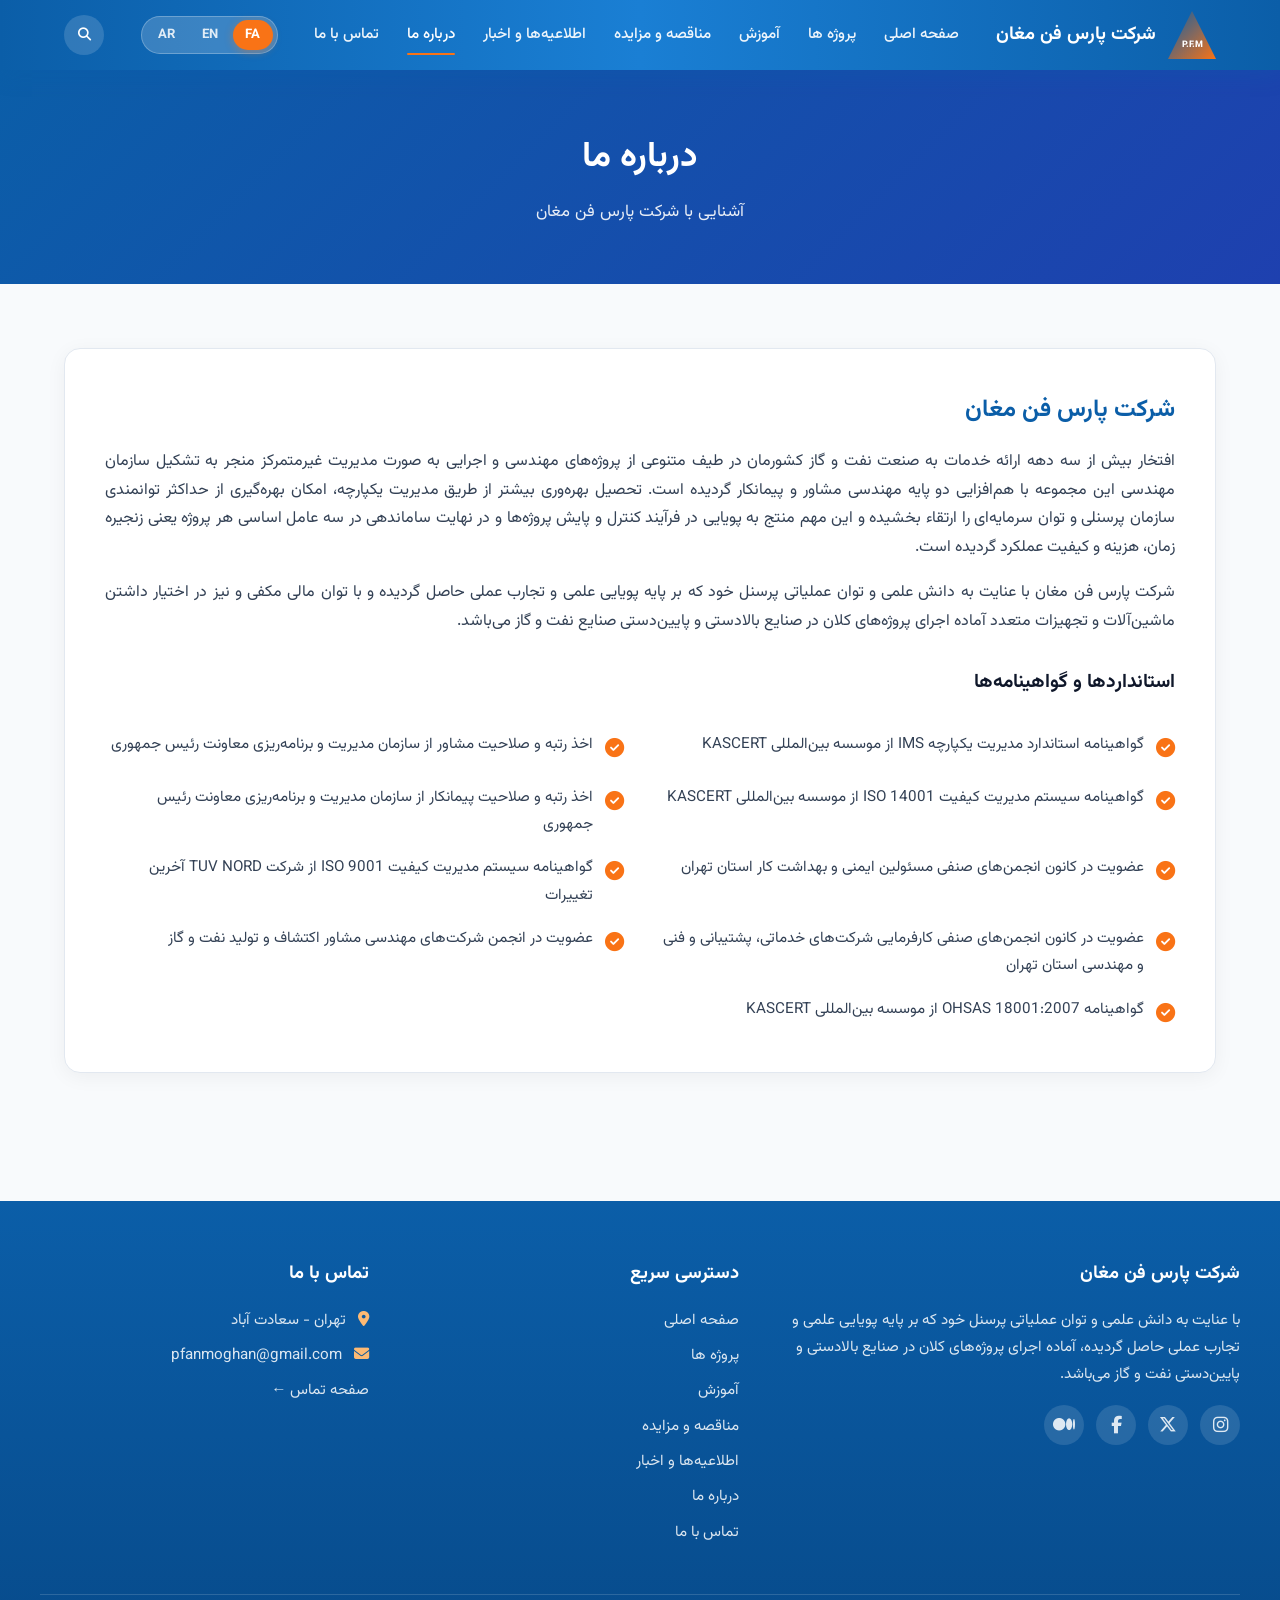
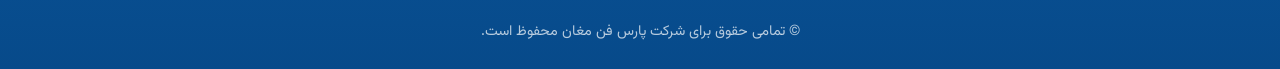
<file: about.html>
<!DOCTYPE html>
<html lang="fa" dir="rtl">
<head>
  <meta charset="UTF-8">
  <meta name="viewport" content="width=device-width, initial-scale=1.0">
  <title data-i18n="about_title">درباره ما | شرکت پارس فن مغان</title>
  <link rel="stylesheet" href="style.css">
  <link rel="stylesheet" href="https://cdnjs.cloudflare.com/ajax/libs/font-awesome/6.5.0/css/all.min.css">
</head>
<body>

  <header class="header">
    <div class="header-inner">
      <a href="index.html" class="logo">
        <div class="logo-icon"></div>
        <span data-i18n="company_name">شرکت پارس فن مغان</span>
      </a>
            <nav class="nav">
        <a href="index.html" data-i18n="nav_home">صفحه اصلی</a>
        <a href="projects.html" data-i18n="nav_projects">پروژه ها</a>
        <a href="training.html" data-i18n="nav_training">آموزش</a>
        <a href="tenders.html" data-i18n="nav_tenders">مناقصه و مزایده</a>
        <a href="news.html" data-i18n="nav_news">اطلاعیه‌ها و اخبار</a>
        <a href="about.html" class="active" data-i18n="nav_about">درباره ما</a>
        <a href="contact.html" data-i18n="nav_contact">تماس با ما</a>
      </nav>
            <div class="lang-switcher">
        <button class="lang-btn active" data-lang="fa">FA</button>
        <button class="lang-btn" data-lang="en">EN</button>
        <button class="lang-btn" data-lang="ar">AR</button>
      </div>
      <button class="search-btn"><i class="fas fa-search"></i></button>
      <button class="menu-toggle" onclick="document.querySelector('.nav').classList.toggle('show')"><i class="fas fa-bars"></i></button>
    </div>
  </header>

  <section class="page-hero">
    <h1 data-i18n="about_hero">درباره ما</h1>
    <p data-i18n="about_hero_desc">آشنایی با شرکت پارس فن مغان</p>
  </section>

  <section class="section">
    <div class="content-box">
      <h2 data-i18n="about_h2">شرکت پارس فن مغان</h2>
      <p data-i18n="about_p1">افتخار بیش از سه دهه ارائه خدمات به صنعت نفت و گاز کشورمان در طیف متنوعی از پروژه‌های مهندسی و اجرایی به صورت مدیریت غیرمتمرکز منجر به تشکیل سازمان مهندسی این مجموعه با هم‌افزایی دو پایه مهندسی مشاور و پیمانکار گردیده است. تحصیل بهره‌وری بیشتر از طریق مدیریت یکپارچه، امکان بهره‌گیری از حداکثر توانمندی سازمان پرسنلی و توان سرمایه‌ای را ارتقاء بخشیده و این مهم منتج به پویایی در فرآیند کنترل و پایش پروژه‌ها و در نهایت ساماندهی در سه عامل اساسی هر پروژه یعنی زنجیره زمان، هزینه و کیفیت عملکرد گردیده است.</p>
      
      <p data-i18n="about_p2">شرکت پارس فن مغان با عنایت به دانش علمی و توان عملیاتی پرسنل خود که بر پایه پویایی علمی و تجارب عملی حاصل گردیده و با توان مالی مکفی و نیز در اختیار داشتن ماشین‌آلات و تجهیزات متعدد آماده اجرای پروژه‌های کلان در صنایع بالادستی و پایین‌دستی صنایع نفت و گاز می‌باشد.</p>

      <h3 data-i18n="about_standards">استانداردها و گواهینامه‌ها</h3>
      <div class="standards-list">
        <div class="standard-item">
          <span class="check"><i class="fas fa-check-circle"></i></span>
          <span data-i18n="std1">گواهینامه استاندارد مدیریت یکپارچه IMS از موسسه بین‌المللی KASCERT</span>
        </div>
        <div class="standard-item">
          <span class="check"><i class="fas fa-check-circle"></i></span>
          <span data-i18n="std2">اخذ رتبه و صلاحیت مشاور از سازمان مدیریت و برنامه‌ریزی معاونت رئیس جمهوری</span>
        </div>
        <div class="standard-item">
          <span class="check"><i class="fas fa-check-circle"></i></span>
          <span data-i18n="std3">گواهینامه سیستم مدیریت کیفیت ISO 14001 از موسسه بین‌المللی KASCERT</span>
        </div>
        <div class="standard-item">
          <span class="check"><i class="fas fa-check-circle"></i></span>
          <span data-i18n="std4">اخذ رتبه و صلاحیت پیمانکار از سازمان مدیریت و برنامه‌ریزی معاونت رئیس جمهوری</span>
        </div>
        <div class="standard-item">
          <span class="check"><i class="fas fa-check-circle"></i></span>
          <span data-i18n="std5">عضویت در کانون انجمن‌های صنفی مسئولین ایمنی و بهداشت کار استان تهران</span>
        </div>
        <div class="standard-item">
          <span class="check"><i class="fas fa-check-circle"></i></span>
          <span data-i18n="std6">گواهینامه سیستم مدیریت کیفیت ISO 9001 از شرکت TUV NORD آخرین تغییرات</span>
        </div>
        <div class="standard-item">
          <span class="check"><i class="fas fa-check-circle"></i></span>
          <span data-i18n="std7">عضویت در کانون انجمن‌های صنفی کارفرمایی شرکت‌های خدماتی، پشتیبانی و فنی و مهندسی استان تهران</span>
        </div>
        <div class="standard-item">
          <span class="check"><i class="fas fa-check-circle"></i></span>
          <span data-i18n="std8">عضویت در انجمن شرکت‌های مهندسی مشاور اکتشاف و تولید نفت و گاز</span>
        </div>
        <div class="standard-item">
          <span class="check"><i class="fas fa-check-circle"></i></span>
          <span data-i18n="std9">گواهینامه OHSAS 18001:2007 از موسسه بین‌المللی KASCERT</span>
        </div>
      </div>
    </div>
  </section>

  <footer class="footer">
    <div class="footer-inner">
      <div>
        <h4 data-i18n="company_name">شرکت پارس فن مغان</h4>
        <p data-i18n="footer_desc">با عنایت به دانش علمی و توان عملیاتی پرسنل خود که بر پایه پویایی علمی و تجارب عملی حاصل گردیده، آماده اجرای پروژه‌های کلان در صنایع بالادستی و پایین‌دستی نفت و گاز می‌باشد.</p>
        <div class="social-links">
          <a href="https://www.instagram.com/pfanmoghan/" target="_blank"><i class="fab fa-instagram"></i></a>
          <a href="https://x.com/pfmoghan" target="_blank"><i class="fab fa-x-twitter"></i></a>
          <a href="https://www.facebook.com/profile.php?id=61594151242096" target="_blank"><i class="fab fa-facebook-f"></i></a>
          <a href="https://medium.com/@pfanmoghan" target="_blank"><i class="fab fa-medium-m"></i></a>
        </div>
      </div>
      <div>
        <h4 data-i18n="footer_quick">دسترسی سریع</h4>
        <a href="index.html" data-i18n="nav_home">صفحه اصلی</a>
        <a href="projects.html" data-i18n="nav_projects">پروژه‌ها</a>
        <a href="training.html" data-i18n="nav_training">آموزش</a>
        <a href="tenders.html" data-i18n="nav_tenders">مناقصه و مزایده</a>
        <a href="news.html" data-i18n="nav_news">اطلاعیه‌ها و اخبار</a>
        <a href="about.html" data-i18n="nav_about">درباره ما</a>
        <a href="contact.html" data-i18n="nav_contact">تماس با ما</a>
</div>
      <div>
        <h4 data-i18n="footer_contact">تماس با ما</h4>
        <p><i class="fas fa-map-marker-alt" style="margin-left:8px;color:#fdba74"></i> <span data-i18n="footer_address">تهران - سعادت آباد</span></p>
        <p><i class="fas fa-envelope" style="margin-left:8px;color:#fdba74"></i> <span data-i18n="footer_email">pfanmoghan@gmail.com</span></p>
        <a href="contact.html" data-i18n="footer_contact_link">صفحه تماس ←</a>
      </div>
    </div>
    <div class="footer-bottom" data-i18n="footer_rights">
      © تمامی حقوق برای شرکت پارس فن مغان محفوظ است.
    </div>
  </footer>

  <script src="lang.js"></script>
</body>
</html>
</file>
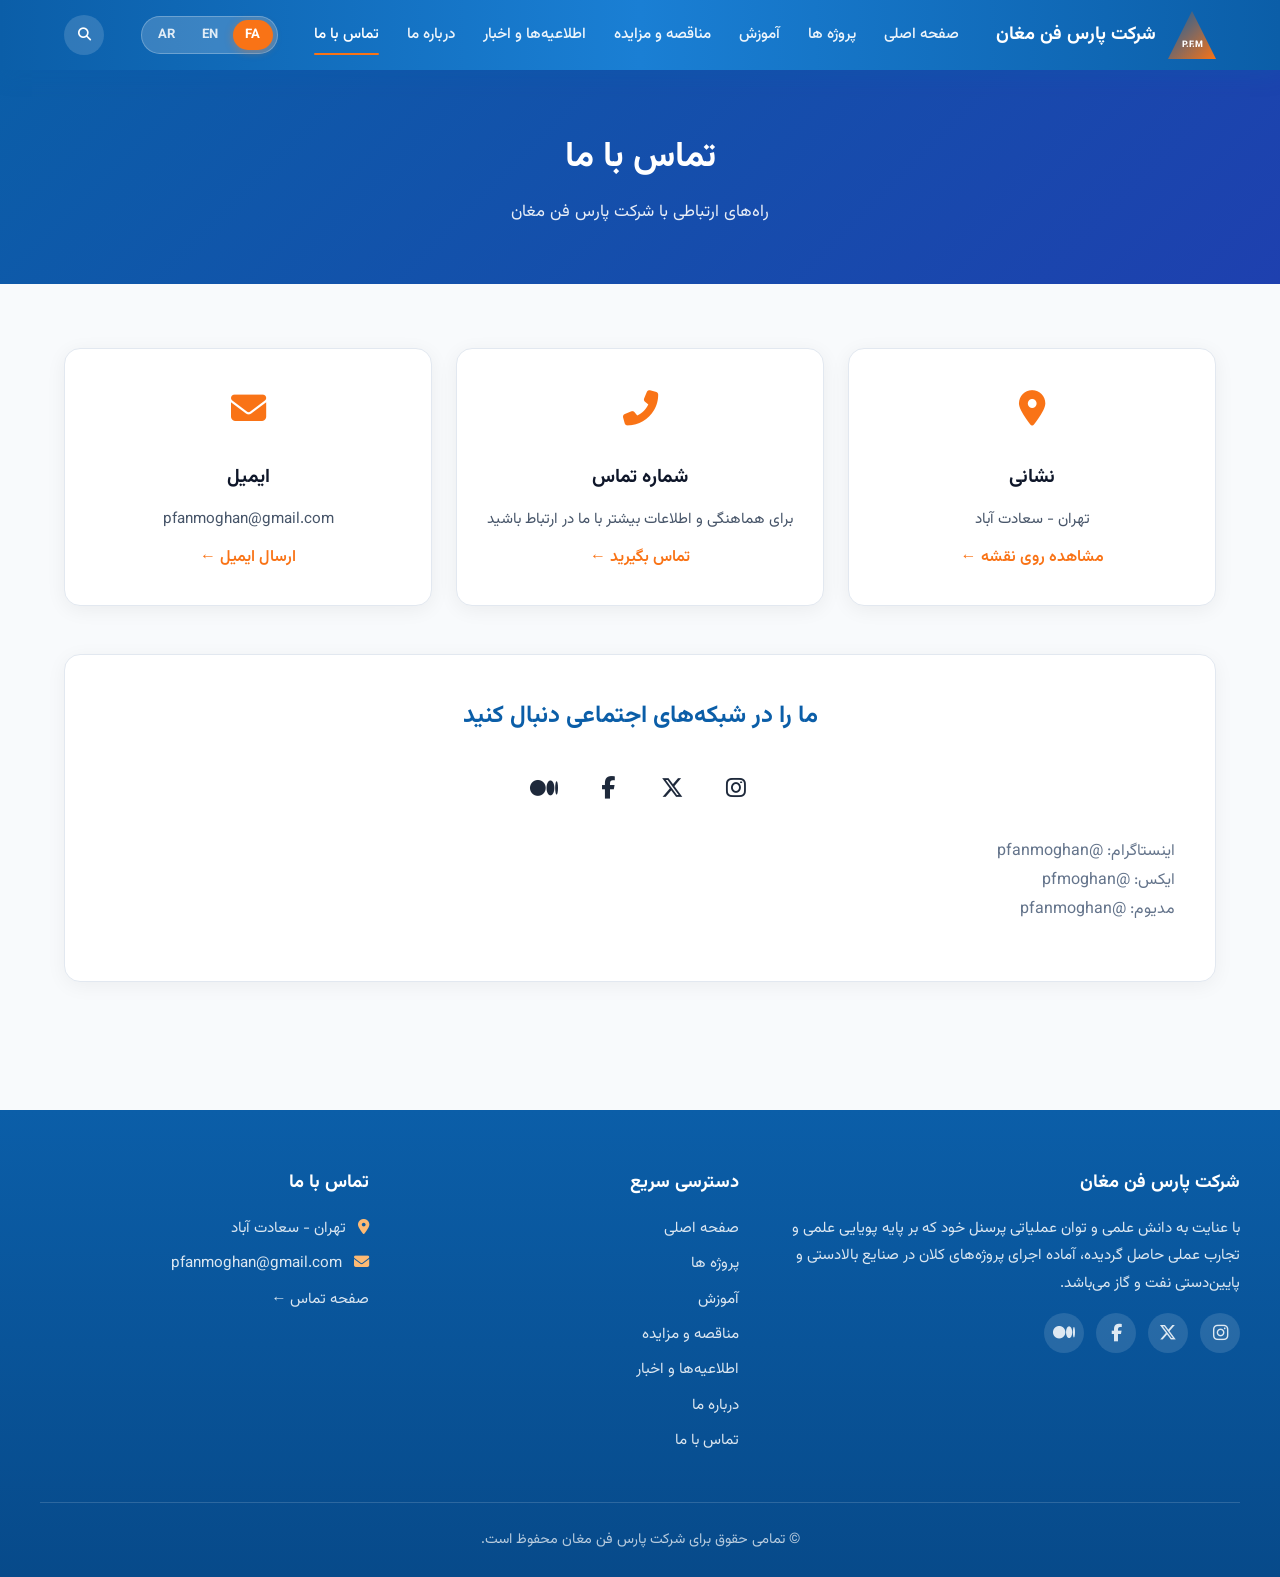
<file: contact.html>
<!DOCTYPE html>
<html lang="fa" dir="rtl">
<head>
  <meta charset="UTF-8">
  <meta name="viewport" content="width=device-width, initial-scale=1.0">
  <title data-i18n="contact_title">تماس با ما | شرکت پارس فن مغان</title>
  <link rel="stylesheet" href="style.css">
  <link rel="stylesheet" href="https://cdnjs.cloudflare.com/ajax/libs/font-awesome/6.5.0/css/all.min.css">
</head>
<body>

  <header class="header">
    <div class="header-inner">
      <a href="index.html" class="logo">
        <div class="logo-icon"></div>
        <span data-i18n="company_name">شرکت پارس فن مغان</span>
      </a>
            <nav class="nav">
        <a href="index.html" data-i18n="nav_home">صفحه اصلی</a>
        <a href="projects.html" data-i18n="nav_projects">پروژه ها</a>
        <a href="training.html" data-i18n="nav_training">آموزش</a>
        <a href="tenders.html" data-i18n="nav_tenders">مناقصه و مزایده</a>
        <a href="news.html" data-i18n="nav_news">اطلاعیه‌ها و اخبار</a>
        <a href="about.html" data-i18n="nav_about">درباره ما</a>
        <a href="contact.html" class="active" data-i18n="nav_contact">تماس با ما</a>
      </nav>
            <div class="lang-switcher">
        <button class="lang-btn active" data-lang="fa">FA</button>
        <button class="lang-btn" data-lang="en">EN</button>
        <button class="lang-btn" data-lang="ar">AR</button>
      </div>
      <button class="search-btn"><i class="fas fa-search"></i></button>
      <button class="menu-toggle" onclick="document.querySelector('.nav').classList.toggle('show')"><i class="fas fa-bars"></i></button>
    </div>
  </header>

  <section class="page-hero">
    <h1 data-i18n="contact_hero">تماس با ما</h1>
    <p data-i18n="contact_hero_desc">راه‌های ارتباطی با شرکت پارس فن مغان</p>
  </section>

  <section class="section">
    <div class="contact-grid">
      <div class="contact-card">
        <div class="icon"><i class="fas fa-map-marker-alt"></i></div>
        <h3 data-i18n="contact_address_title">نشانی</h3>
        <p data-i18n="contact_address">تهران - سعادت آباد</p>
        <a href="#" data-i18n="contact_map">مشاهده روی نقشه ←</a>
      </div>
      
      <div class="contact-card">
        <div class="icon"><i class="fas fa-phone-alt"></i></div>
        <h3 data-i18n="contact_phone_title">شماره تماس</h3>
        <p data-i18n="contact_phone_desc">برای هماهنگی و اطلاعات بیشتر با ما در ارتباط باشید</p>
        <a href="mailto:pfanmoghan@gmail.com" data-i18n="contact_phone_link">تماس بگیرید ←</a>
      </div>
      
      <div class="contact-card">
        <div class="icon"><i class="fas fa-envelope"></i></div>
        <h3 data-i18n="contact_email_title">ایمیل</h3>
        <p>pfanmoghan@gmail.com</p>
        <a href="mailto:pfanmoghan@gmail.com" data-i18n="contact_email_link">ارسال ایمیل ←</a>
      </div>
    </div>

    <!-- Social -->
    <div class="content-box" style="margin-top: 3rem; text-align: center;">
      <h2 data-i18n="contact_social_title">ما را در شبکه‌های اجتماعی دنبال کنید</h2>
      <div class="social-links" style="justify-content: center; margin-top: 1.5rem;">
        <a href="https://www.instagram.com/pfanmoghan/" target="_blank" title="Instagram" style="width:52px;height:52px;font-size:1.4rem;"><i class="fab fa-instagram"></i></a>
        <a href="https://x.com/pfmoghan" target="_blank" title="X" style="width:52px;height:52px;font-size:1.4rem;"><i class="fab fa-x-twitter"></i></a>
        <a href="https://www.facebook.com/profile.php?id=61594151242096" target="_blank" title="Facebook" style="width:52px;height:52px;font-size:1.4rem;"><i class="fab fa-facebook-f"></i></a>
        <a href="https://medium.com/@pfanmoghan" target="_blank" title="Medium" style="width:52px;height:52px;font-size:1.4rem;"><i class="fab fa-medium-m"></i></a>
      </div>
      <p style="margin-top: 1.5rem; color: #64748b;" data-i18n="contact_social_info" data-i18n-html>
        اینستاگرام: @pfanmoghan<br>
        ایکس: @pfmoghan<br>
        مدیوم: @pfanmoghan
      </p>
    </div>
  </section>

  <footer class="footer">
    <div class="footer-inner">
      <div>
        <h4 data-i18n="company_name">شرکت پارس فن مغان</h4>
        <p data-i18n="footer_desc">با عنایت به دانش علمی و توان عملیاتی پرسنل خود که بر پایه پویایی علمی و تجارب عملی حاصل گردیده، آماده اجرای پروژه‌های کلان در صنایع بالادستی و پایین‌دستی نفت و گاز می‌باشد.</p>
        <div class="social-links">
          <a href="https://www.instagram.com/pfanmoghan/" target="_blank"><i class="fab fa-instagram"></i></a>
          <a href="https://x.com/pfmoghan" target="_blank"><i class="fab fa-x-twitter"></i></a>
          <a href="https://www.facebook.com/profile.php?id=61594151242096" target="_blank"><i class="fab fa-facebook-f"></i></a>
          <a href="https://medium.com/@pfanmoghan" target="_blank"><i class="fab fa-medium-m"></i></a>
        </div>
      </div>
      <div>
        <h4 data-i18n="footer_quick">دسترسی سریع</h4>
        <a href="index.html" data-i18n="nav_home">صفحه اصلی</a>
        <a href="projects.html" data-i18n="nav_projects">پروژه‌ها</a>
        <a href="training.html" data-i18n="nav_training">آموزش</a>
        <a href="tenders.html" data-i18n="nav_tenders">مناقصه و مزایده</a>
        <a href="news.html" data-i18n="nav_news">اطلاعیه‌ها و اخبار</a>
        <a href="about.html" data-i18n="nav_about">درباره ما</a>
        <a href="contact.html" data-i18n="nav_contact">تماس با ما</a>
</div>
      <div>
        <h4 data-i18n="footer_contact">تماس با ما</h4>
        <p><i class="fas fa-map-marker-alt" style="margin-left:8px;color:#fdba74"></i> <span data-i18n="footer_address">تهران - سعادت آباد</span></p>
        <p><i class="fas fa-envelope" style="margin-left:8px;color:#fdba74"></i> <span data-i18n="footer_email">pfanmoghan@gmail.com</span></p>
        <a href="contact.html" data-i18n="footer_contact_link">صفحه تماس ←</a>
      </div>
    </div>
    <div class="footer-bottom" data-i18n="footer_rights">
      © تمامی حقوق برای شرکت پارس فن مغان محفوظ است.
    </div>
  </footer>

  <script src="lang.js"></script>
</body>
</html>
</file>
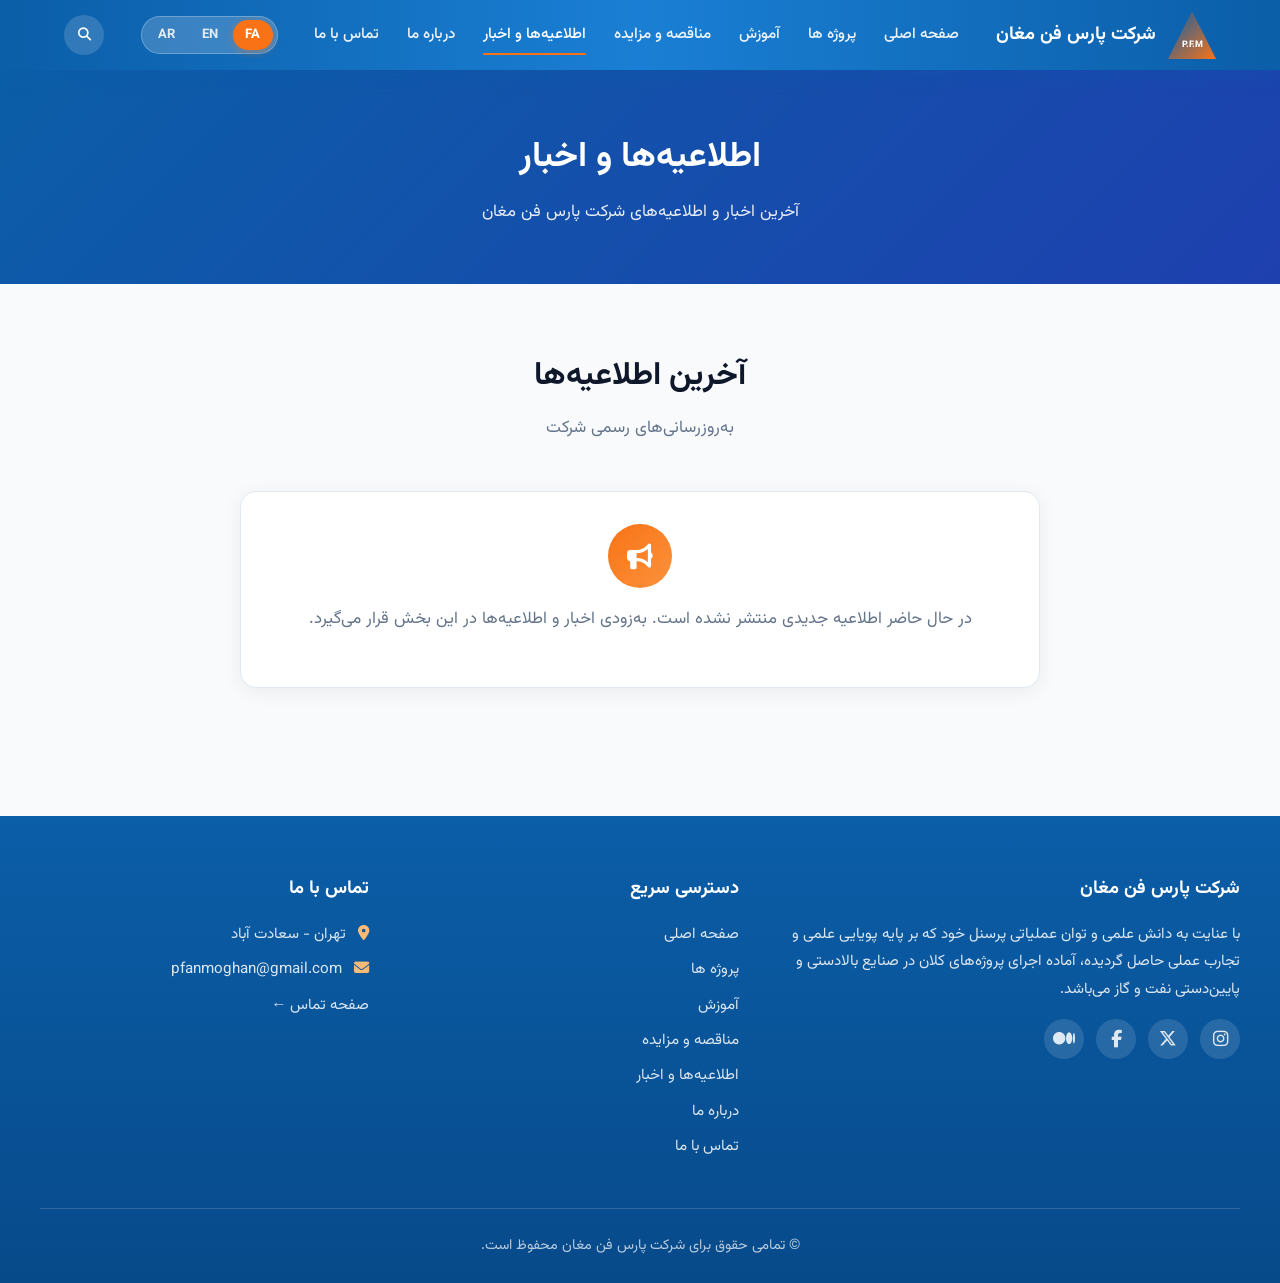
<file: news.html>
<!DOCTYPE html>
<html lang="fa" dir="rtl">
<head>
  <meta charset="UTF-8">
  <meta name="viewport" content="width=device-width, initial-scale=1.0">
  <title data-i18n="news_title">اطلاعیه‌ها و اخبار | شرکت پارس فن مغان</title>
  <link rel="stylesheet" href="style.css">
  <link rel="stylesheet" href="https://cdnjs.cloudflare.com/ajax/libs/font-awesome/6.5.0/css/all.min.css">
</head>
<body>

  <header class="header">
    <div class="header-inner">
      <a href="index.html" class="logo">
        <div class="logo-icon"></div>
        <span data-i18n="company_name">شرکت پارس فن مغان</span>
      </a>
      <nav class="nav">
        <a href="index.html" data-i18n="nav_home">صفحه اصلی</a>
        <a href="projects.html" data-i18n="nav_projects">پروژه ها</a>
        <a href="training.html" data-i18n="nav_training">آموزش</a>
        <a href="tenders.html" data-i18n="nav_tenders">مناقصه و مزایده</a>
        <a href="news.html" class="active" data-i18n="nav_news">اطلاعیه‌ها و اخبار</a>
        <a href="about.html" data-i18n="nav_about">درباره ما</a>
        <a href="contact.html" data-i18n="nav_contact">تماس با ما</a>
      </nav>
      <div class="lang-switcher">
        <button class="lang-btn active" data-lang="fa">FA</button>
        <button class="lang-btn" data-lang="en">EN</button>
        <button class="lang-btn" data-lang="ar">AR</button>
      </div>
      <button class="search-btn"><i class="fas fa-search"></i></button>
      <button class="menu-toggle" onclick="document.querySelector('.nav').classList.toggle('show')"><i class="fas fa-bars"></i></button>
    </div>
  </header>

  <section class="page-hero">
    <h1 data-i18n="news_hero">اطلاعیه‌ها و اخبار</h1>
    <p data-i18n="news_hero_desc">آخرین اخبار و اطلاعیه‌های شرکت پارس فن مغان</p>
  </section>

  <section class="section">
    <h2 class="section-title" data-i18n="news_section_title">آخرین اطلاعیه‌ها</h2>
    <p class="section-subtitle" data-i18n="news_section_subtitle">به‌روزرسانی‌های رسمی شرکت</p>

    <div class="card" style="max-width:800px;margin:0 auto;text-align:center;">
      <div class="card-icon" style="margin:0 auto 1rem;"><i class="fas fa-bullhorn"></i></div>
      <p data-i18n="news_empty" style="color:#64748b;font-size:1.05rem;">
        در حال حاضر اطلاعیه جدیدی منتشر نشده است. به‌زودی اخبار و اطلاعیه‌ها در این بخش قرار می‌گیرد.
      </p>
    </div>
  </section>

  <footer class="footer">
    <div class="footer-inner">
      <div>
        <h4 data-i18n="company_name">شرکت پارس فن مغان</h4>
        <p data-i18n="footer_desc">با عنایت به دانش علمی و توان عملیاتی پرسنل خود که بر پایه پویایی علمی و تجارب عملی حاصل گردیده، آماده اجرای پروژه‌های کلان در صنایع بالادستی و پایین‌دستی نفت و گاز می‌باشد.</p>
        <div class="social-links">
          <a href="https://www.instagram.com/pfanmoghan/" target="_blank"><i class="fab fa-instagram"></i></a>
          <a href="https://x.com/pfmoghan" target="_blank"><i class="fab fa-x-twitter"></i></a>
          <a href="https://www.facebook.com/profile.php?id=61594151242096" target="_blank"><i class="fab fa-facebook-f"></i></a>
          <a href="https://medium.com/@pfanmoghan" target="_blank"><i class="fab fa-medium-m"></i></a>
        </div>
      </div>
      <div>
        <h4 data-i18n="footer_quick">دسترسی سریع</h4>
        <a href="index.html" data-i18n="nav_home">صفحه اصلی</a>
        <a href="projects.html" data-i18n="nav_projects">پروژه‌ها</a>
        <a href="training.html" data-i18n="nav_training">آموزش</a>
        <a href="tenders.html" data-i18n="nav_tenders">مناقصه و مزایده</a>
        <a href="news.html" data-i18n="nav_news">اطلاعیه‌ها و اخبار</a>
        <a href="about.html" data-i18n="nav_about">درباره ما</a>
        <a href="contact.html" data-i18n="nav_contact">تماس با ما</a>
      </div>
      <div>
        <h4 data-i18n="footer_contact">تماس با ما</h4>
        <p><i class="fas fa-map-marker-alt" style="margin-left:8px;color:#fdba74"></i> <span data-i18n="footer_address">تهران - سعادت آباد</span></p>
        <p><i class="fas fa-envelope" style="margin-left:8px;color:#fdba74"></i> <span data-i18n="footer_email">pfanmoghan@gmail.com</span></p>
        <a href="contact.html" data-i18n="footer_contact_link">صفحه تماس ←</a>
      </div>
    </div>
    <div class="footer-bottom" data-i18n="footer_rights">
      © تمامی حقوق برای شرکت پارس فن مغان محفوظ است.
    </div>
  </footer>

  <script src="lang.js"></script>
</body>
</html>
</file>
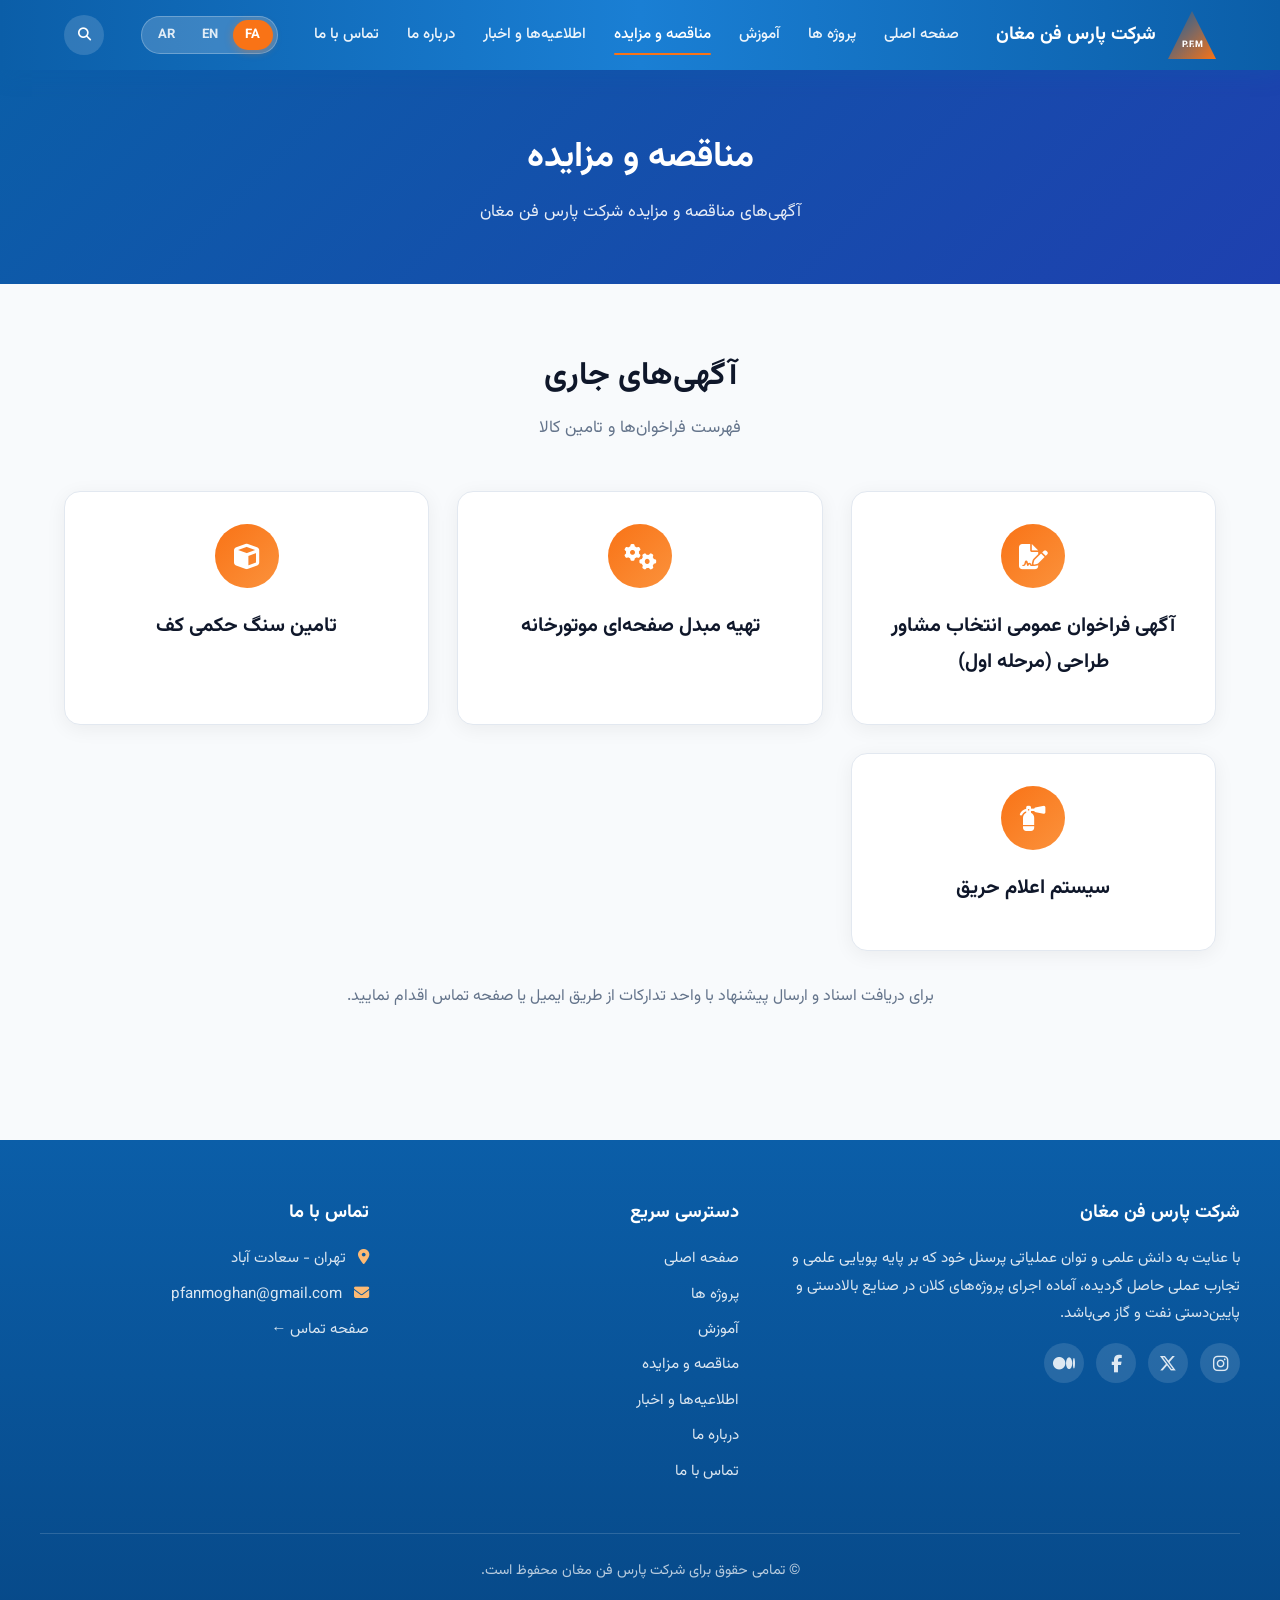
<file: tenders.html>
<!DOCTYPE html>
<html lang="fa" dir="rtl">
<head>
  <meta charset="UTF-8">
  <meta name="viewport" content="width=device-width, initial-scale=1.0">
  <title data-i18n="tenders_title">مناقصه و مزایده | شرکت پارس فن مغان</title>
  <link rel="stylesheet" href="style.css">
  <link rel="stylesheet" href="https://cdnjs.cloudflare.com/ajax/libs/font-awesome/6.5.0/css/all.min.css">
</head>
<body>

  <header class="header">
    <div class="header-inner">
      <a href="index.html" class="logo">
        <div class="logo-icon"></div>
        <span data-i18n="company_name">شرکت پارس فن مغان</span>
      </a>
      <nav class="nav">
        <a href="index.html" data-i18n="nav_home">صفحه اصلی</a>
        <a href="projects.html" data-i18n="nav_projects">پروژه ها</a>
        <a href="training.html" data-i18n="nav_training">آموزش</a>
        <a href="tenders.html" class="active" data-i18n="nav_tenders">مناقصه و مزایده</a>
        <a href="news.html" data-i18n="nav_news">اطلاعیه‌ها و اخبار</a>
        <a href="about.html" data-i18n="nav_about">درباره ما</a>
        <a href="contact.html" data-i18n="nav_contact">تماس با ما</a>
      </nav>
      <div class="lang-switcher">
        <button class="lang-btn active" data-lang="fa">FA</button>
        <button class="lang-btn" data-lang="en">EN</button>
        <button class="lang-btn" data-lang="ar">AR</button>
      </div>
      <button class="search-btn"><i class="fas fa-search"></i></button>
      <button class="menu-toggle" onclick="document.querySelector('.nav').classList.toggle('show')"><i class="fas fa-bars"></i></button>
    </div>
  </header>

  <section class="page-hero">
    <h1 data-i18n="tenders_hero">مناقصه و مزایده</h1>
    <p data-i18n="tenders_hero_desc">آگهی‌های مناقصه و مزایده شرکت پارس فن مغان</p>
  </section>

  <section class="section">
    <h2 class="section-title" data-i18n="tenders_section_title">آگهی‌های جاری</h2>
    <p class="section-subtitle" data-i18n="tenders_section_subtitle">فهرست فراخوان‌ها و تامین کالا</p>

    <div class="cards-grid">
      <div class="card">
        <div class="card-icon"><i class="fas fa-file-signature"></i></div>
        <h3 data-i18n="tender1">آگهی فراخوان عمومی انتخاب مشاور طراحی (مرحله اول)</h3>
      </div>
      <div class="card">
        <div class="card-icon"><i class="fas fa-cogs"></i></div>
        <h3 data-i18n="tender2">تهیه مبدل صفحه‌ای موتورخانه</h3>
      </div>
      <div class="card">
        <div class="card-icon"><i class="fas fa-cube"></i></div>
        <h3 data-i18n="tender3">تامین سنگ حکمی کف</h3>
      </div>
      <div class="card">
        <div class="card-icon"><i class="fas fa-fire-extinguisher"></i></div>
        <h3 data-i18n="tender4">سیستم اعلام حریق</h3>
      </div>
    </div>

    <p style="text-align:center; margin-top:2rem; color:#64748b;" data-i18n="tenders_note">
      برای دریافت اسناد و ارسال پیشنهاد با واحد تدارکات از طریق ایمیل یا صفحه تماس اقدام نمایید.
    </p>
  </section>

  <footer class="footer">
    <div class="footer-inner">
      <div>
        <h4 data-i18n="company_name">شرکت پارس فن مغان</h4>
        <p data-i18n="footer_desc">با عنایت به دانش علمی و توان عملیاتی پرسنل خود که بر پایه پویایی علمی و تجارب عملی حاصل گردیده، آماده اجرای پروژه‌های کلان در صنایع بالادستی و پایین‌دستی نفت و گاز می‌باشد.</p>
        <div class="social-links">
          <a href="https://www.instagram.com/pfanmoghan/" target="_blank"><i class="fab fa-instagram"></i></a>
          <a href="https://x.com/pfmoghan" target="_blank"><i class="fab fa-x-twitter"></i></a>
          <a href="https://www.facebook.com/profile.php?id=61594151242096" target="_blank"><i class="fab fa-facebook-f"></i></a>
          <a href="https://medium.com/@pfanmoghan" target="_blank"><i class="fab fa-medium-m"></i></a>
        </div>
      </div>
      <div>
        <h4 data-i18n="footer_quick">دسترسی سریع</h4>
        <a href="index.html" data-i18n="nav_home">صفحه اصلی</a>
        <a href="projects.html" data-i18n="nav_projects">پروژه‌ها</a>
        <a href="training.html" data-i18n="nav_training">آموزش</a>
        <a href="tenders.html" data-i18n="nav_tenders">مناقصه و مزایده</a>
        <a href="news.html" data-i18n="nav_news">اطلاعیه‌ها و اخبار</a>
        <a href="about.html" data-i18n="nav_about">درباره ما</a>
        <a href="contact.html" data-i18n="nav_contact">تماس با ما</a>
      </div>
      <div>
        <h4 data-i18n="footer_contact">تماس با ما</h4>
        <p><i class="fas fa-map-marker-alt" style="margin-left:8px;color:#fdba74"></i> <span data-i18n="footer_address">تهران - سعادت آباد</span></p>
        <p><i class="fas fa-envelope" style="margin-left:8px;color:#fdba74"></i> <span data-i18n="footer_email">pfanmoghan@gmail.com</span></p>
        <a href="contact.html" data-i18n="footer_contact_link">صفحه تماس ←</a>
      </div>
    </div>
    <div class="footer-bottom" data-i18n="footer_rights">
      © تمامی حقوق برای شرکت پارس فن مغان محفوظ است.
    </div>
  </footer>

  <script src="lang.js"></script>
</body>
</html>
</file>
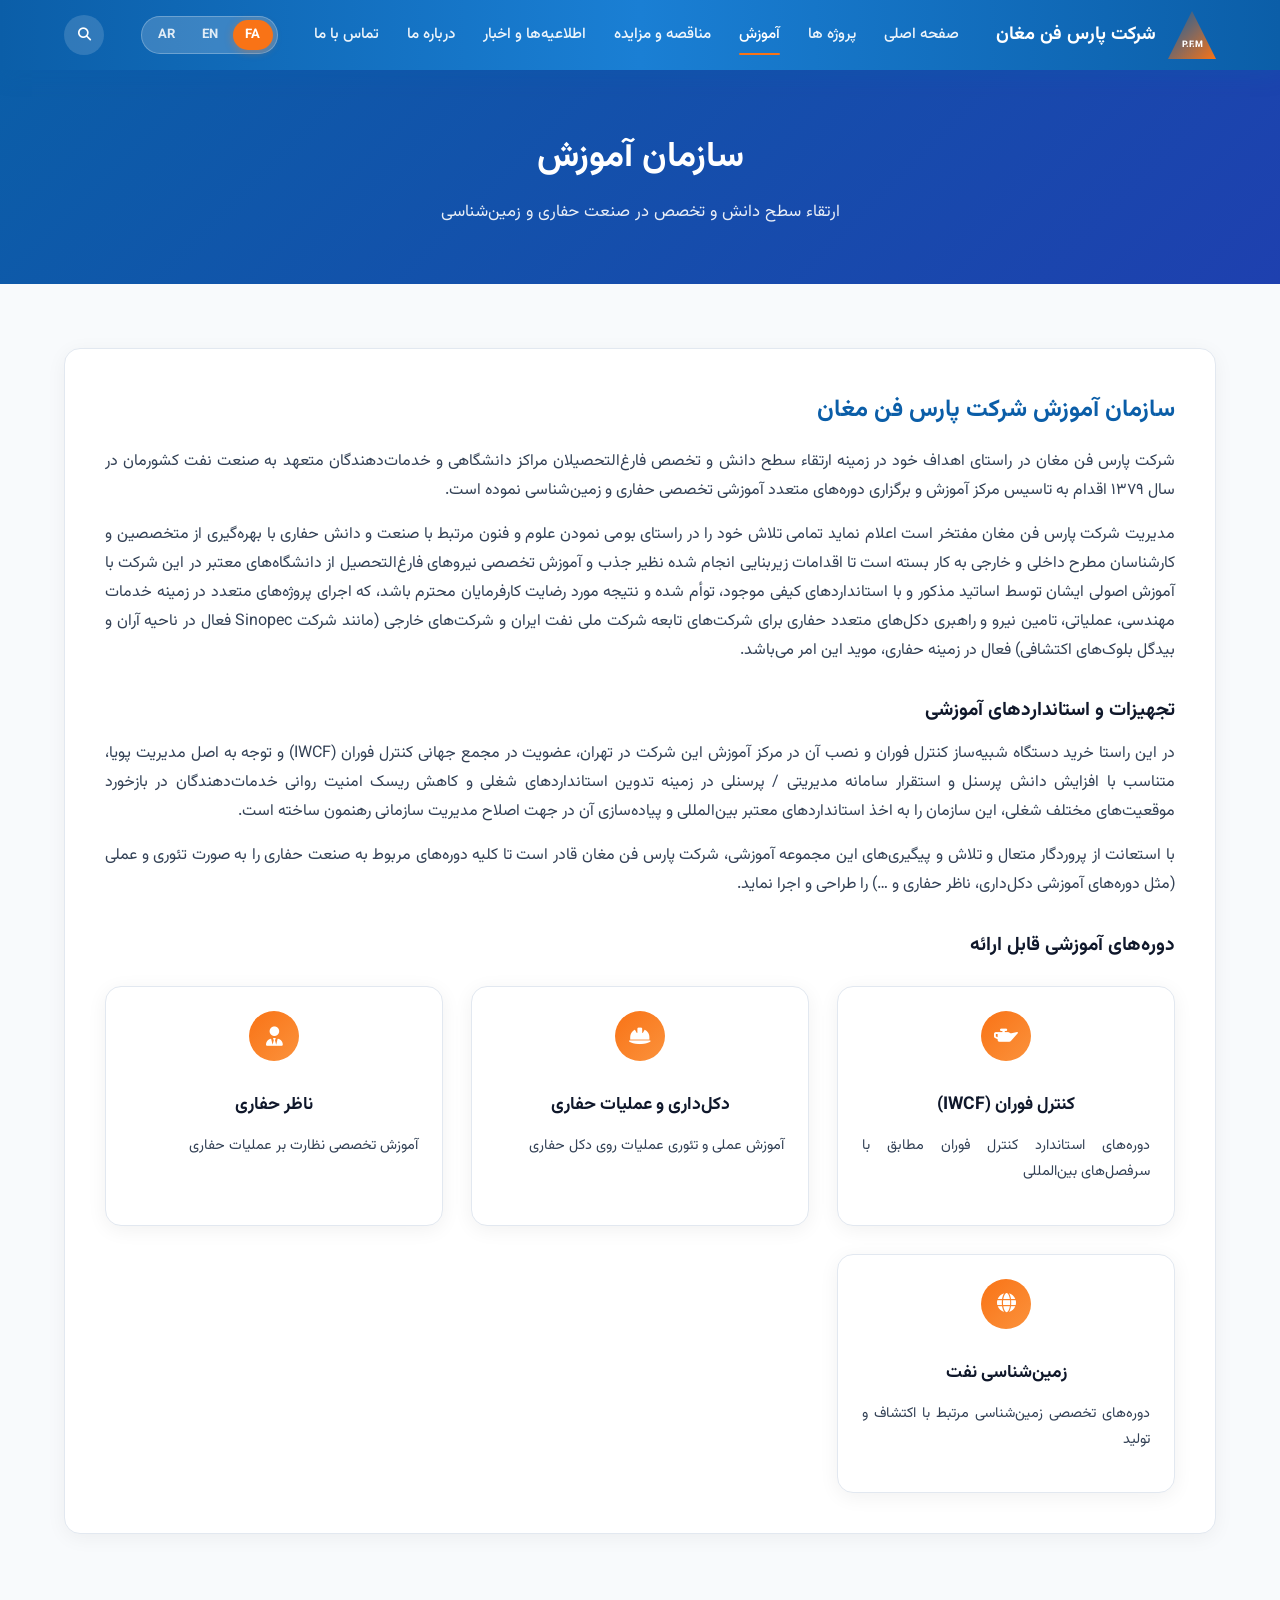
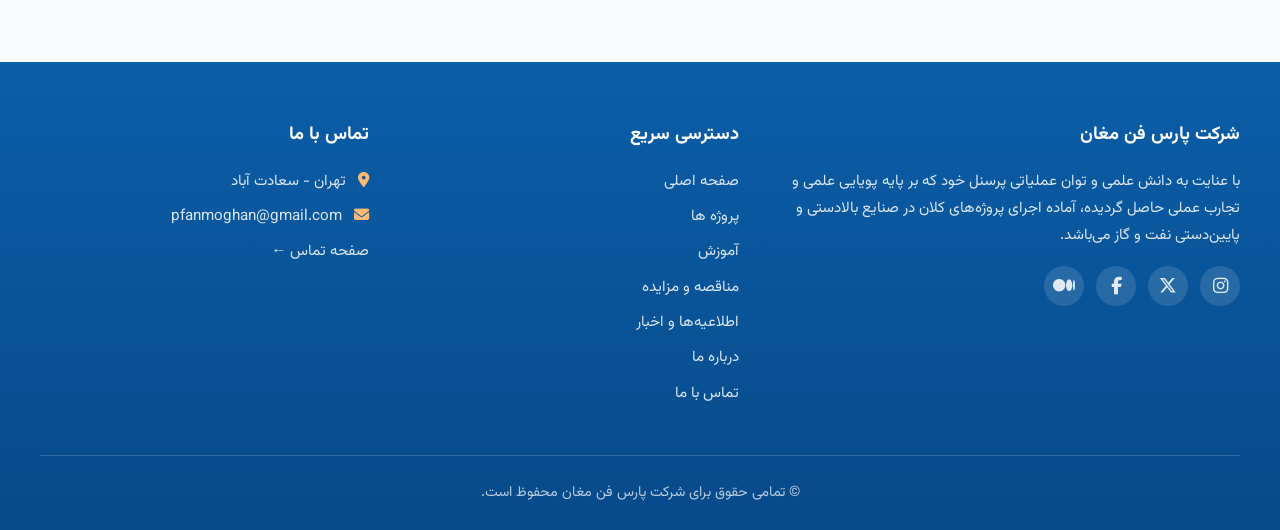
<file: training.html>
<!DOCTYPE html>
<html lang="fa" dir="rtl">
<head>
  <meta charset="UTF-8">
  <meta name="viewport" content="width=device-width, initial-scale=1.0">
  <title data-i18n="training_title">آموزش | شرکت پارس فن مغان</title>
  <link rel="stylesheet" href="style.css">
  <link rel="stylesheet" href="https://cdnjs.cloudflare.com/ajax/libs/font-awesome/6.5.0/css/all.min.css">
</head>
<body>

  <header class="header">
    <div class="header-inner">
      <a href="index.html" class="logo">
        <div class="logo-icon"></div>
        <span data-i18n="company_name">شرکت پارس فن مغان</span>
      </a>
            <nav class="nav">
        <a href="index.html" data-i18n="nav_home">صفحه اصلی</a>
        <a href="projects.html" data-i18n="nav_projects">پروژه ها</a>
        <a href="training.html" class="active" data-i18n="nav_training">آموزش</a>
        <a href="tenders.html" data-i18n="nav_tenders">مناقصه و مزایده</a>
        <a href="news.html" data-i18n="nav_news">اطلاعیه‌ها و اخبار</a>
        <a href="about.html" data-i18n="nav_about">درباره ما</a>
        <a href="contact.html" data-i18n="nav_contact">تماس با ما</a>
      </nav>
            <div class="lang-switcher">
        <button class="lang-btn active" data-lang="fa">FA</button>
        <button class="lang-btn" data-lang="en">EN</button>
        <button class="lang-btn" data-lang="ar">AR</button>
      </div>
      <button class="search-btn"><i class="fas fa-search"></i></button>
      <button class="menu-toggle" onclick="document.querySelector('.nav').classList.toggle('show')"><i class="fas fa-bars"></i></button>
    </div>
  </header>

  <section class="page-hero">
    <h1 data-i18n="training_hero">سازمان آموزش</h1>
    <p data-i18n="training_hero_desc">ارتقاء سطح دانش و تخصص در صنعت حفاری و زمین‌شناسی</p>
  </section>

  <section class="section">
    <div class="content-box">
      <h2 data-i18n="training_h2">سازمان آموزش شرکت پارس فن مغان</h2>
      
      <p data-i18n="training_p1">شرکت پارس فن مغان در راستای اهداف خود در زمینه ارتقاء سطح دانش و تخصص فارغ‌التحصیلان مراکز دانشگاهی و خدمات‌دهندگان متعهد به صنعت نفت کشورمان در سال ۱۳۷۹ اقدام به تاسیس مرکز آموزش و برگزاری دوره‌های متعدد آموزشی تخصصی حفاری و زمین‌شناسی نموده است.</p>
      
      <p data-i18n="training_p2">مدیریت شرکت پارس فن مغان مفتخر است اعلام نماید تمامی تلاش خود را در راستای بومی نمودن علوم و فنون مرتبط با صنعت و دانش حفاری با بهره‌گیری از متخصصین و کارشناسان مطرح داخلی و خارجی به کار بسته است تا اقدامات زیربنایی انجام شده نظیر جذب و آموزش تخصصی نیروهای فارغ‌التحصیل از دانشگاه‌های معتبر در این شرکت با آموزش اصولی ایشان توسط اساتید مذکور و با استانداردهای کیفی موجود، توأم شده و نتیجه مورد رضایت کارفرمایان محترم باشد، که اجرای پروژه‌های متعدد در زمینه خدمات مهندسی، عملیاتی، تامین نیرو و راهبری دکل‌های متعدد حفاری برای شرکت‌های تابعه شرکت ملی نفت ایران و شرکت‌های خارجی (مانند شرکت Sinopec فعال در ناحیه آران و بیدگل بلوک‌های اکتشافی) فعال در زمینه حفاری، موید این امر می‌باشد.</p>

      <h3 data-i18n="training_equip">تجهیزات و استانداردهای آموزشی</h3>
      <p data-i18n="training_p3">در این راستا خرید دستگاه شبیه‌ساز کنترل فوران و نصب آن در مرکز آموزش این شرکت در تهران، عضویت در مجمع جهانی کنترل فوران (IWCF) و توجه به اصل مدیریت پویا، متناسب با افزایش دانش پرسنل و استقرار سامانه مدیریتی / پرسنلی در زمینه تدوین استانداردهای شغلی و کاهش ریسک امنیت روانی خدمات‌دهندگان در بازخورد موقعیت‌های مختلف شغلی، این سازمان را به اخذ استانداردهای معتبر بین‌المللی و پیاده‌سازی آن در جهت اصلاح مدیریت سازمانی رهنمون ساخته است.</p>

      <p data-i18n="training_p4">با استعانت از پروردگار متعال و تلاش و پیگیری‌های این مجموعه آموزشی، شرکت پارس فن مغان قادر است تا کلیه دوره‌های مربوط به صنعت حفاری را به صورت تئوری و عملی (مثل دوره‌های آموزشی دکل‌داری، ناظر حفاری و …) را طراحی و اجرا نماید.</p>

      <h3 data-i18n="training_courses">دوره‌های آموزشی قابل ارائه</h3>
      <div class="cards-grid" style="margin-top: 1.5rem;">
        <div class="card" style="padding: 1.5rem;">
          <div class="card-icon" style="width:50px;height:50px;font-size:1.2rem;"><i class="fas fa-oil-can"></i></div>
          <h3 style="font-size:1.1rem;" data-i18n="course1_title">کنترل فوران (IWCF)</h3>
          <p style="font-size:0.9rem;" data-i18n="course1_desc">دوره‌های استاندارد کنترل فوران مطابق با سرفصل‌های بین‌المللی</p>
        </div>
        <div class="card" style="padding: 1.5rem;">
          <div class="card-icon" style="width:50px;height:50px;font-size:1.2rem;"><i class="fas fa-hard-hat"></i></div>
          <h3 style="font-size:1.1rem;" data-i18n="course2_title">دکل‌داری و عملیات حفاری</h3>
          <p style="font-size:0.9rem;" data-i18n="course2_desc">آموزش عملی و تئوری عملیات روی دکل حفاری</p>
        </div>
        <div class="card" style="padding: 1.5rem;">
          <div class="card-icon" style="width:50px;height:50px;font-size:1.2rem;"><i class="fas fa-user-tie"></i></div>
          <h3 style="font-size:1.1rem;" data-i18n="course3_title">ناظر حفاری</h3>
          <p style="font-size:0.9rem;" data-i18n="course3_desc">آموزش تخصصی نظارت بر عملیات حفاری</p>
        </div>
        <div class="card" style="padding: 1.5rem;">
          <div class="card-icon" style="width:50px;height:50px;font-size:1.2rem;"><i class="fas fa-globe"></i></div>
          <h3 style="font-size:1.1rem;" data-i18n="course4_title">زمین‌شناسی نفت</h3>
          <p style="font-size:0.9rem;" data-i18n="course4_desc">دوره‌های تخصصی زمین‌شناسی مرتبط با اکتشاف و تولید</p>
        </div>
      </div>
    </div>
  </section>

  <footer class="footer">
    <div class="footer-inner">
      <div>
        <h4 data-i18n="company_name">شرکت پارس فن مغان</h4>
        <p data-i18n="footer_desc">با عنایت به دانش علمی و توان عملیاتی پرسنل خود که بر پایه پویایی علمی و تجارب عملی حاصل گردیده، آماده اجرای پروژه‌های کلان در صنایع بالادستی و پایین‌دستی نفت و گاز می‌باشد.</p>
        <div class="social-links">
          <a href="https://www.instagram.com/pfanmoghan/" target="_blank"><i class="fab fa-instagram"></i></a>
          <a href="https://x.com/pfmoghan" target="_blank"><i class="fab fa-x-twitter"></i></a>
          <a href="https://www.facebook.com/profile.php?id=61594151242096" target="_blank"><i class="fab fa-facebook-f"></i></a>
          <a href="https://medium.com/@pfanmoghan" target="_blank"><i class="fab fa-medium-m"></i></a>
        </div>
      </div>
      <div>
        <h4 data-i18n="footer_quick">دسترسی سریع</h4>
        <a href="index.html" data-i18n="nav_home">صفحه اصلی</a>
        <a href="projects.html" data-i18n="nav_projects">پروژه‌ها</a>
        <a href="training.html" data-i18n="nav_training">آموزش</a>
        <a href="tenders.html" data-i18n="nav_tenders">مناقصه و مزایده</a>
        <a href="news.html" data-i18n="nav_news">اطلاعیه‌ها و اخبار</a>
        <a href="about.html" data-i18n="nav_about">درباره ما</a>
        <a href="contact.html" data-i18n="nav_contact">تماس با ما</a>
</div>
      <div>
        <h4 data-i18n="footer_contact">تماس با ما</h4>
        <p><i class="fas fa-map-marker-alt" style="margin-left:8px;color:#fdba74"></i> <span data-i18n="footer_address">تهران - سعادت آباد</span></p>
        <p><i class="fas fa-envelope" style="margin-left:8px;color:#fdba74"></i> <span data-i18n="footer_email">pfanmoghan@gmail.com</span></p>
        <a href="contact.html" data-i18n="footer_contact_link">صفحه تماس ←</a>
      </div>
    </div>
    <div class="footer-bottom" data-i18n="footer_rights">
      © تمامی حقوق برای شرکت پارس فن مغان محفوظ است.
    </div>
  </footer>

  <script src="lang.js"></script>
</body>
</html>
</file>
<file: style.css>
/* شرکت پارس فن مغان - استایل مشترک */
@import url('https://fonts.googleapis.com/css2?family=Vazirmatn:wght@300;400;500;600;700&display=swap');

* {
  margin: 0;
  padding: 0;
  box-sizing: border-box;
}

html, body {
  overflow-x: hidden !important;
  max-width: 100vw;
  width: 100%;
}

body {
  font-family: 'Vazirmatn', sans-serif;
  background: #f8fafc;
  color: #1e293b;
  line-height: 1.8;
  direction: rtl;
  position: relative;
}

a {
  text-decoration: none;
  color: inherit;
  transition: all 0.3s ease;
}

img {
  max-width: 100%;
  display: block;
}

/* ========== Header ========== */
.header {
  background: linear-gradient(90deg, #0b5ea8 0%, #1a7fd4 50%, #0b5ea8 100%);
  color: white;
  position: sticky;
  top: 0;
  z-index: 1000;
  box-shadow: 0 4px 20px rgba(11, 94, 168, 0.25);
}

.header-inner {
  max-width: 1200px;
  margin: 0 auto;
  padding: 0 1.5rem;
  display: flex;
  align-items: center;
  justify-content: space-between;
  height: 70px;
  position: relative;
  gap: 0.75rem;
}

/* Language Switcher */
.lang-switcher {
  display: flex !important;
  align-items: center;
  gap: 2px;
  background: rgba(255,255,255,0.18);
  border-radius: 20px;
  padding: 3px 4px;
  flex-shrink: 0;
  border: 1px solid rgba(255,255,255,0.25);
}

.lang-btn {
  background: transparent;
  border: none;
  color: rgba(255,255,255,0.85);
  font-size: 0.82rem;
  font-weight: 700;
  padding: 5px 12px;
  border-radius: 16px;
  cursor: pointer;
  transition: all 0.25s ease;
  font-family: inherit;
  letter-spacing: 0.5px;
}

.lang-btn:hover {
  color: #fff;
  background: rgba(255,255,255,0.15);
}

.lang-btn.active {
  background: #f97316;
  color: #fff;
  box-shadow: 0 2px 8px rgba(249,115,22,0.4);
}

.logo {
  display: flex;
  align-items: center;
  gap: 12px;
  font-weight: 700;
  font-size: 1.15rem;
}

.logo-icon {
  width: 48px;
  height: 48px;
  background: linear-gradient(135deg, #0b5ea8, #f97316);
  clip-path: polygon(50% 0%, 100% 100%, 0% 100%);
  display: flex;
  align-items: center;
  justify-content: center;
  position: relative;
}

.logo-icon::after {
  content: 'P.F.M';
  position: absolute;
  bottom: 6px;
  font-size: 9px;
  font-weight: 800;
  color: white;
  letter-spacing: -0.5px;
}

.nav {
  display: flex;
  gap: 1.75rem;
  align-items: center;
}

.nav a {
  color: rgba(255,255,255,0.92);
  font-weight: 500;
  font-size: 0.95rem;
  position: relative;
  padding: 4px 0;
}

.nav a:hover,
.nav a.active {
  color: #fff;
}

.nav a.active::after,
.nav a:hover::after {
  content: '';
  position: absolute;
  bottom: -2px;
  right: 0;
  left: 0;
  height: 2px;
  background: #f97316;
  border-radius: 2px;
}

.search-btn {
  background: rgba(255,255,255,0.15);
  border: none;
  width: 40px;
  height: 40px;
  border-radius: 50%;
  color: white;
  cursor: pointer;
  display: flex;
  align-items: center;
  justify-content: center;
  transition: background 0.3s;
}

.search-btn:hover {
  background: rgba(255,255,255,0.28);
}

/* Mobile menu */
.menu-toggle {
  display: none;
  background: none;
  border: none;
  color: white;
  font-size: 1.6rem;
  cursor: pointer;
}

.nav.show {
  display: flex;
  flex-direction: column;
  position: absolute;
  top: 70px;
  right: 0;
  left: 0;
  background: linear-gradient(90deg, #0b5ea8 0%, #1a7fd4 50%, #0b5ea8 100%);
  padding: 1rem 1.5rem;
  gap: 1rem;
  box-shadow: 0 8px 20px rgba(0,0,0,0.15);
  z-index: 999;
}

/* ========== Hero ========== */
.hero {
  position: relative;
  height: 520px;
  overflow: hidden;
  background: #0f172a;
}

.hero-slider {
  position: absolute;
  inset: 0;
  display: flex;
  width: 300%;
  animation: heroSlide 18s ease-in-out infinite;
}

.hero-slide {
  width: 33.333%;
  height: 100%;
  background-size: cover;
  background-position: center;
  position: relative;
}

.hero-slide::after {
  content: '';
  position: absolute;
  inset: 0;
  background: linear-gradient(to top, rgba(15,23,42,0.7) 0%, transparent 50%);
}

@keyframes heroSlide {
  0%, 28% { transform: translateX(0); }
  33%, 61% { transform: translateX(-33.333%); }
  66%, 94% { transform: translateX(-66.666%); }
  100% { transform: translateX(0); }
}

.hero-content {
  position: relative;
  z-index: 2;
  height: 100%;
  max-width: 1200px;
  margin: 0 auto;
  padding: 0 1.5rem;
  display: flex;
  flex-direction: column;
  justify-content: flex-end;
  padding-bottom: 4rem;
  color: white;
}

.hero-content h1 {
  font-size: 2.4rem;
  font-weight: 700;
  margin-bottom: 0.75rem;
  text-shadow: 0 2px 12px rgba(0,0,0,0.4);
}

.hero-content p {
  font-size: 1.15rem;
  opacity: 0.9;
  max-width: 600px;
}

/* ========== Cards Section ========== */
.section {
  max-width: 1200px;
  margin: 0 auto;
  padding: 4rem 1.5rem;
}

.section-title {
  text-align: center;
  font-size: 2rem;
  font-weight: 700;
  color: #0f172a;
  margin-bottom: 0.5rem;
}

.section-subtitle {
  text-align: center;
  color: #64748b;
  margin-bottom: 3rem;
  font-size: 1.05rem;
}

.cards-grid {
  display: grid;
  grid-template-columns: repeat(auto-fit, minmax(280px, 1fr));
  gap: 1.75rem;
}

.card {
  background: white;
  border-radius: 1rem;
  padding: 2rem 1.75rem;
  box-shadow: 0 4px 20px rgba(0,0,0,0.06);
  transition: all 0.35s cubic-bezier(0.34, 1.56, 0.64, 1);
  border: 1px solid #e2e8f0;
  position: relative;
  overflow: hidden;
}

.card:hover {
  transform: translateY(-10px);
  box-shadow: 0 20px 40px rgba(11, 94, 168, 0.12);
  border-color: #bfdbfe;
}

.card-icon {
  width: 64px;
  height: 64px;
  background: linear-gradient(135deg, #f97316, #fb923c);
  border-radius: 50%;
  display: flex;
  align-items: center;
  justify-content: center;
  margin: 0 auto 1.25rem;
  color: white;
  font-size: 1.6rem;
}

.card h3 {
  text-align: center;
  font-size: 1.25rem;
  font-weight: 700;
  margin-bottom: 0.75rem;
  color: #0f172a;
}

.card p {
  text-align: center;
  color: #64748b;
  font-size: 0.95rem;
  margin-bottom: 1.25rem;
}

.card-link {
  display: block;
  text-align: center;
  color: #f97316;
  font-weight: 600;
  font-size: 0.95rem;
}

.card-link:hover {
  color: #ea580c;
}

/* ========== About Preview ========== */
.about-preview {
  background: white;
  border-radius: 1.25rem;
  overflow: hidden;
  display: grid;
  grid-template-columns: 1fr 1fr;
  box-shadow: 0 8px 30px rgba(0,0,0,0.06);
  margin-top: 2rem;
}

.about-images {
  position: relative;
  min-height: 360px;
  overflow: hidden;
}

.about-images img {
  position: absolute;
  width: 70%;
  height: 80%;
  object-fit: cover;
  border-radius: 0.75rem;
  box-shadow: 0 10px 30px rgba(0,0,0,0.2);
  transition: transform 0.5s ease;
}

.about-images img:nth-child(1) {
  top: 10%;
  right: 5%;
  z-index: 2;
  animation: float1 6s ease-in-out infinite;
}

.about-images img:nth-child(2) {
  bottom: 5%;
  left: 8%;
  z-index: 1;
  animation: float2 7s ease-in-out infinite;
}

@keyframes float1 {
  0%, 100% { transform: translateY(0) rotate(-2deg); }
  50% { transform: translateY(-12px) rotate(1deg); }
}

@keyframes float2 {
  0%, 100% { transform: translateY(0) rotate(2deg); }
  50% { transform: translateY(10px) rotate(-1deg); }
}

.about-text {
  padding: 2.5rem;
  display: flex;
  flex-direction: column;
  justify-content: center;
}

.about-text h2 {
  font-size: 1.75rem;
  margin-bottom: 1rem;
  color: #0f172a;
}

.about-text p {
  color: #475569;
  margin-bottom: 1rem;
  text-align: justify;
}

/* ========== Standards ========== */
.standards-list {
  display: grid;
  grid-template-columns: 1fr 1fr;
  gap: 1rem 2rem;
  margin-top: 2rem;
}

.standard-item {
  display: flex;
  align-items: flex-start;
  gap: 0.75rem;
  font-size: 0.95rem;
  color: #334155;
}

.standard-item .check {
  color: #f97316;
  font-size: 1.2rem;
  flex-shrink: 0;
  margin-top: 2px;
}

/* ========== Gallery Slider ========== */
.gallery-wrapper {
  overflow: hidden !important;
  margin-top: 2rem;
  border-radius: 1rem;
  position: relative;
  height: 280px;
  max-width: 100%;
  width: 100%;
}

.gallery-slider {
  display: flex;
  width: max-content;
  height: 100%;
  animation: galleryScroll 25s linear infinite;
  will-change: transform;
}

.gallery-slide {
  width: 320px;
  height: 100%;
  flex-shrink: 0;
  background-size: cover;
  background-position: center;
  margin-left: 12px;
  border-radius: 0.75rem;
}

@keyframes galleryScroll {
  0% { transform: translateX(0); }
  100% { transform: translateX(-50%); }
}

/* ========== Projects Grid ========== */
.projects-grid {
  display: grid;
  grid-template-columns: repeat(auto-fill, minmax(300px, 1fr));
  gap: 1.5rem;
}

.project-card {
  background: white;
  border-radius: 1rem;
  overflow: hidden;
  box-shadow: 0 4px 18px rgba(0,0,0,0.07);
  transition: all 0.35s ease;
  border: 1px solid #e2e8f0;
}

.project-card:hover {
  transform: translateY(-8px);
  box-shadow: 0 16px 35px rgba(11, 94, 168, 0.15);
}

.project-card img {
  width: 100%;
  height: 200px;
  object-fit: cover;
}

.project-card .info {
  padding: 1.25rem;
}

.project-card h3 {
  font-size: 1.05rem;
  margin-bottom: 0.4rem;
  color: #0f172a;
}

.project-card p {
  font-size: 0.88rem;
  color: #64748b;
}

/* ========== Contact Cards ========== */
.contact-grid {
  display: grid;
  grid-template-columns: repeat(auto-fit, minmax(260px, 1fr));
  gap: 1.5rem;
}

.contact-card {
  background: white;
  border-radius: 1rem;
  padding: 2rem 1.5rem;
  text-align: center;
  box-shadow: 0 4px 20px rgba(0,0,0,0.06);
  border: 1px solid #e2e8f0;
  transition: all 0.3s ease;
}

.contact-card:hover {
  transform: translateY(-6px);
  box-shadow: 0 12px 30px rgba(249, 115, 22, 0.12);
  border-color: #fed7aa;
}

.contact-card .icon {
  font-size: 2.2rem;
  color: #f97316;
  margin-bottom: 1rem;
}

.contact-card h3 {
  font-size: 1.2rem;
  margin-bottom: 0.75rem;
  color: #0f172a;
}

.contact-card p {
  color: #475569;
  font-size: 0.95rem;
  line-height: 1.7;
}

.contact-card a {
  color: #f97316;
  font-weight: 600;
  display: inline-block;
  margin-top: 0.75rem;
}

/* ========== Footer ========== */
.footer {
  background: linear-gradient(180deg, #0b5ea8 0%, #074a8a 100%);
  color: white;
  padding: 3.5rem 1.5rem 1.5rem;
  margin-top: 4rem;
}

.footer-inner {
  max-width: 1200px;
  margin: 0 auto;
  display: grid;
  grid-template-columns: 1.4fr 1fr 1fr;
  gap: 2.5rem;
}

.footer h4 {
  font-size: 1.15rem;
  margin-bottom: 1rem;
  font-weight: 700;
}

.footer p, .footer a {
  color: rgba(255,255,255,0.85);
  font-size: 0.95rem;
  margin-bottom: 0.5rem;
  display: block;
}

.footer a:hover {
  color: #fdba74;
}

.social-links {
  display: flex;
  gap: 0.75rem;
  margin-top: 1rem;
  flex-wrap: wrap;
}

.social-links a {
  width: 40px;
  height: 40px;
  background: rgba(255,255,255,0.12);
  border-radius: 50%;
  display: flex;
  align-items: center;
  justify-content: center;
  font-size: 1.1rem;
  transition: all 0.3s;
}

.social-links a:hover {
  background: #f97316;
  transform: translateY(-3px);
}

.footer-bottom {
  max-width: 1200px;
  margin: 2.5rem auto 0;
  padding-top: 1.5rem;
  border-top: 1px solid rgba(255,255,255,0.15);
  text-align: center;
  font-size: 0.9rem;
  color: rgba(255,255,255,0.7);
}

/* ========== Page Hero (inner pages) ========== */
.page-hero {
  background: linear-gradient(135deg, #0b5ea8 0%, #1e40af 100%);
  color: white;
  padding: 3.5rem 1.5rem;
  text-align: center;
}

.page-hero h1 {
  font-size: 2.2rem;
  margin-bottom: 0.5rem;
}

.page-hero p {
  opacity: 0.9;
  font-size: 1.05rem;
}

/* ========== Content Text ========== */
.content-box {
  background: white;
  border-radius: 1rem;
  padding: 2.5rem;
  box-shadow: 0 4px 20px rgba(0,0,0,0.05);
  border: 1px solid #e2e8f0;
}

.content-box h2 {
  color: #0b5ea8;
  margin-bottom: 1rem;
  font-size: 1.5rem;
}

.content-box h3 {
  color: #0f172a;
  margin: 1.75rem 0 0.75rem;
  font-size: 1.2rem;
}

.content-box p {
  color: #334155;
  margin-bottom: 1rem;
  text-align: justify;
}

/* ========== Responsive ========== */
@media (max-width: 900px) {
  .nav {
    display: none;
  }
  .menu-toggle {
    display: block;
  }
  .about-preview {
    grid-template-columns: 1fr;
  }
  .about-images {
    min-height: 280px;
    position: relative;
  }
  .about-images img {
    position: absolute;
    width: 65%;
    height: 70%;
  }
  .footer-inner {
    grid-template-columns: 1fr;
    gap: 2rem;
  }
  .standards-list {
    grid-template-columns: 1fr;
  }
  .hero-content h1 {
    font-size: 1.8rem;
  }
  .projects-grid {
    grid-template-columns: 1fr;
  }
}

@media (max-width: 600px) {
  .hero {
    height: 400px;
  }
  .section {
    padding: 2.5rem 1rem;
  }
  .about-images {
    min-height: 240px;
  }
  .project-card img {
    height: 180px;
  }
  .page-hero h1 {
    font-size: 1.6rem;
  }
}

/* ========== LTR (English) Support ========== */
body.ltr {
  direction: ltr;
  text-align: left;
}

body.ltr .nav a.active::after,
body.ltr .nav a:hover::after {
  right: auto;
  left: 0;
}

body.ltr .about-text p,
body.ltr .content-box p {
  text-align: left;
}

body.ltr .card-link,
body.ltr .about-text .card-link {
  text-align: left;
}

body.ltr .footer p i,
body.ltr .footer a i {
  margin-left: 0;
  margin-right: 8px;
}

body.ltr .standard-item {
  flex-direction: row;
}

body.ltr .logo {
  flex-direction: row;
}
</file>
